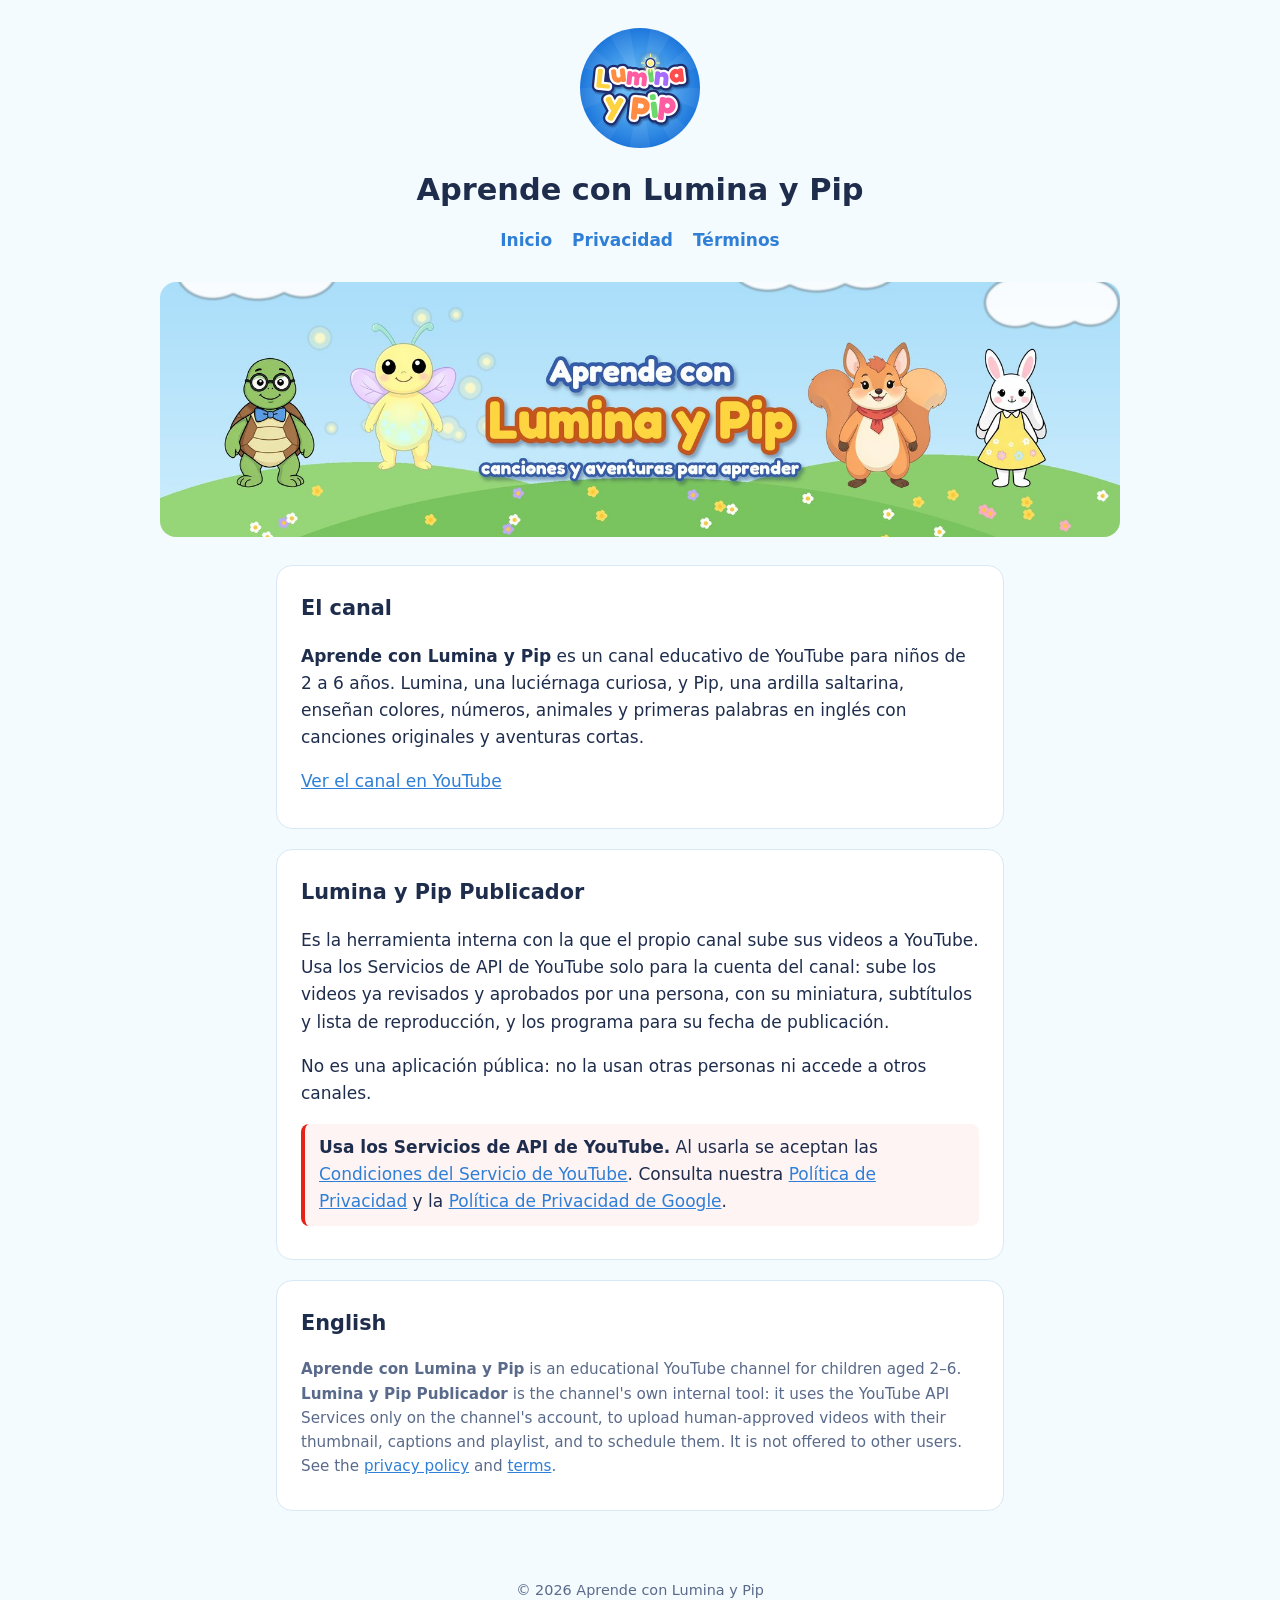
<file: index.html>
<!doctype html>
<html lang="es">
<head>
<meta charset="utf-8">
<meta name="viewport" content="width=device-width, initial-scale=1">
<title>Aprende con Lumina y Pip</title>
<meta name="description" content="Canal infantil educativo de YouTube con canciones originales para niños de 2 a 6 años.">
<link rel="icon" href="logo.png">
<link rel="stylesheet" href="estilo.css">
</head>
<body>
<header>
  <img class="logo" src="logo.png" alt="Logo de Lumina y Pip">
  <h1>Aprende con Lumina y Pip</h1>
  <nav><a href="index.html">Inicio</a><a href="privacidad.html">Privacidad</a><a href="terminos.html">Términos</a></nav>
</header>
<img class="banner" src="banner.jpg" alt="Lumina, Pip, Don Tomás y Lila en un prado">
<main>
  <section>
    <h2>El canal</h2>
    <p><strong>Aprende con Lumina y Pip</strong> es un canal educativo de YouTube para niños de 2 a 6 años.
      Lumina, una luciérnaga curiosa, y Pip, una ardilla saltarina, enseñan colores, números, animales y
      primeras palabras en inglés con canciones originales y aventuras cortas.</p>
    <p><a href="https://www.youtube.com/channel/UCQlJLO9qxWHxCkMAF_NwmAQ">Ver el canal en YouTube</a></p>
  </section>
  <section>
    <h2>Lumina y Pip Publicador</h2>
    <p>Es la herramienta interna con la que el propio canal sube sus videos a YouTube. Usa los Servicios de
      API de YouTube solo para la cuenta del canal: sube los videos ya revisados y aprobados por una persona,
      con su miniatura, subtítulos y lista de reproducción, y los programa para su fecha de publicación.</p>
    <p>No es una aplicación pública: no la usan otras personas ni accede a otros canales.</p>
    <p class="aviso-yt"><strong>Usa los Servicios de API de YouTube.</strong> Al usarla se aceptan las
      <a href="https://www.youtube.com/t/terms">Condiciones del Servicio de YouTube</a>. Consulta nuestra
      <a href="privacidad.html">Política de Privacidad</a> y la
      <a href="https://policies.google.com/privacy">Política de Privacidad de Google</a>.</p>
  </section>
  <section lang="en">
    <h2>English</h2>
    <p class="idioma"><strong>Aprende con Lumina y Pip</strong> is an educational YouTube channel for children
      aged 2–6. <strong>Lumina y Pip Publicador</strong> is the channel's own internal tool: it uses the YouTube
      API Services only on the channel's account, to upload human‑approved videos with their thumbnail, captions
      and playlist, and to schedule them. It is not offered to other users. See the
      <a href="privacidad.html#english">privacy policy</a> and <a href="terminos.html#english">terms</a>.</p>
  </section>
</main>
<footer>© 2026 Aprende con Lumina y Pip</footer>
</body>
</html>
</file>
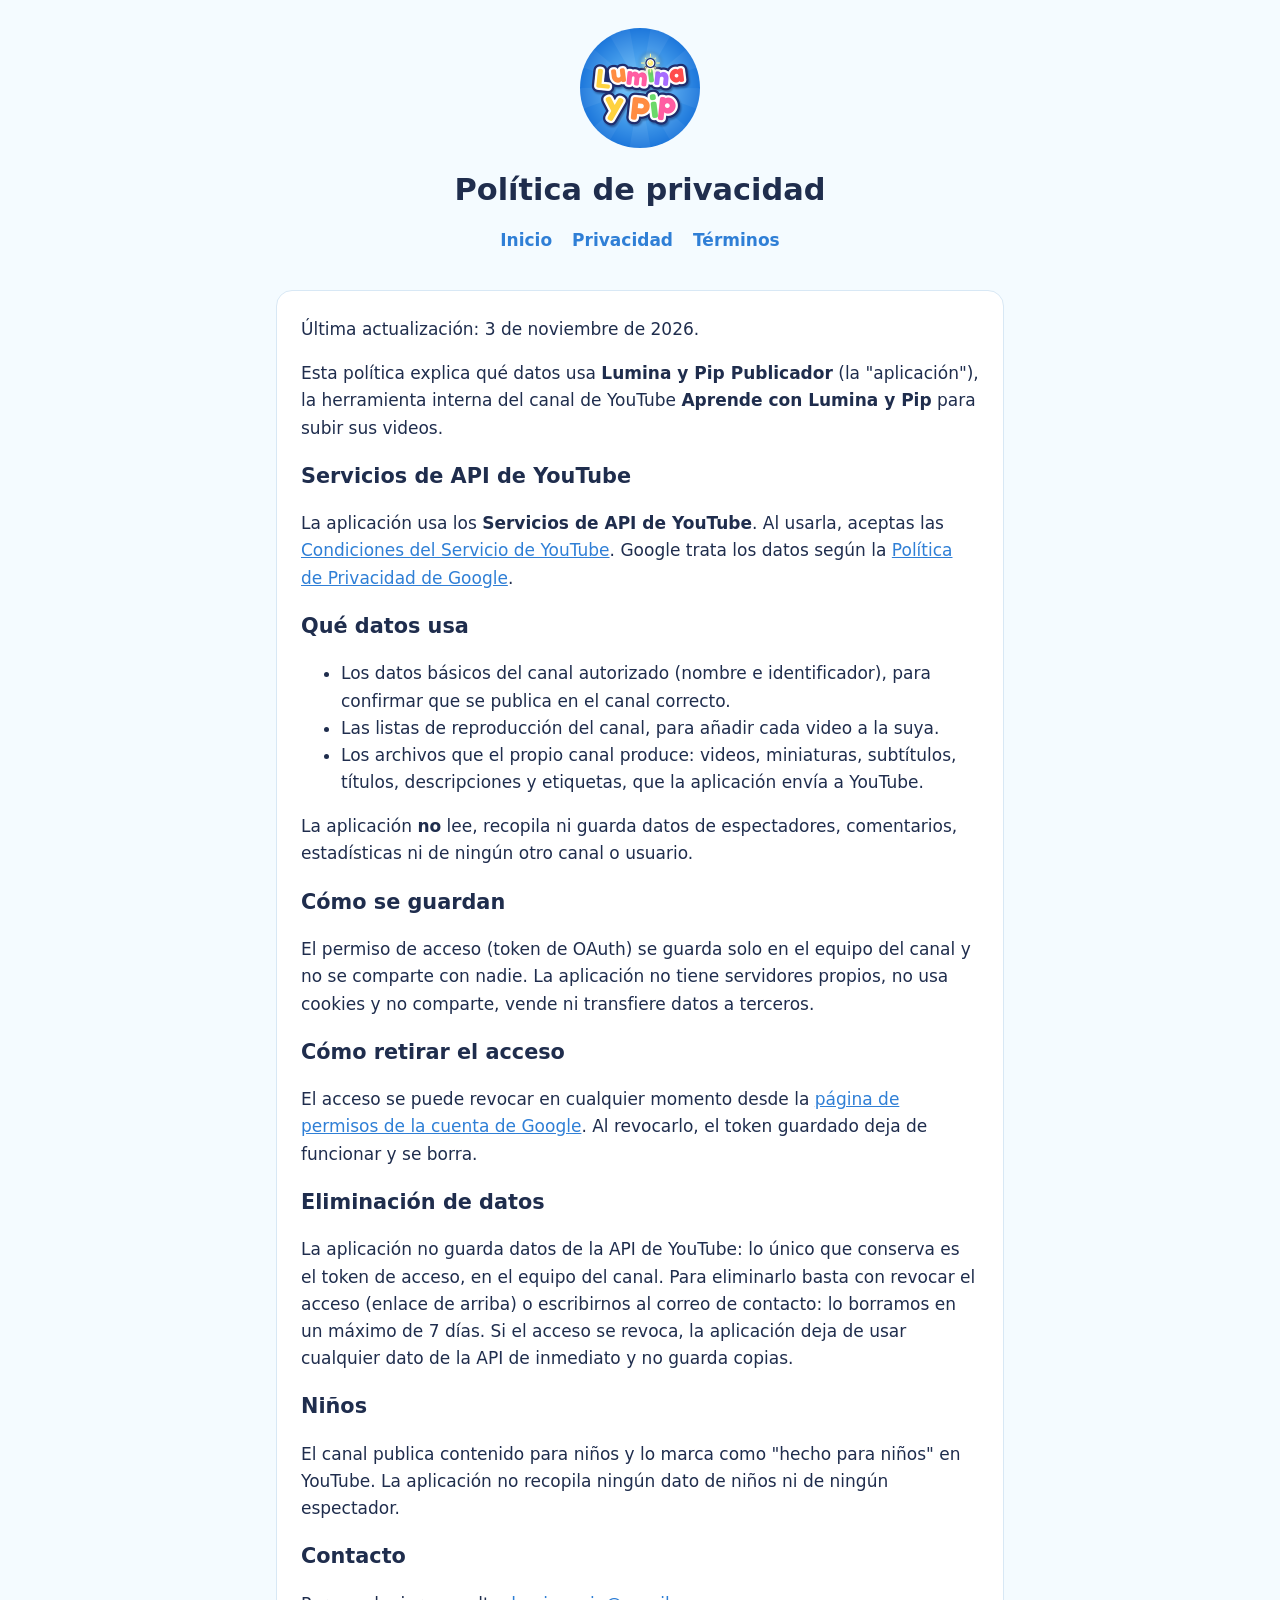
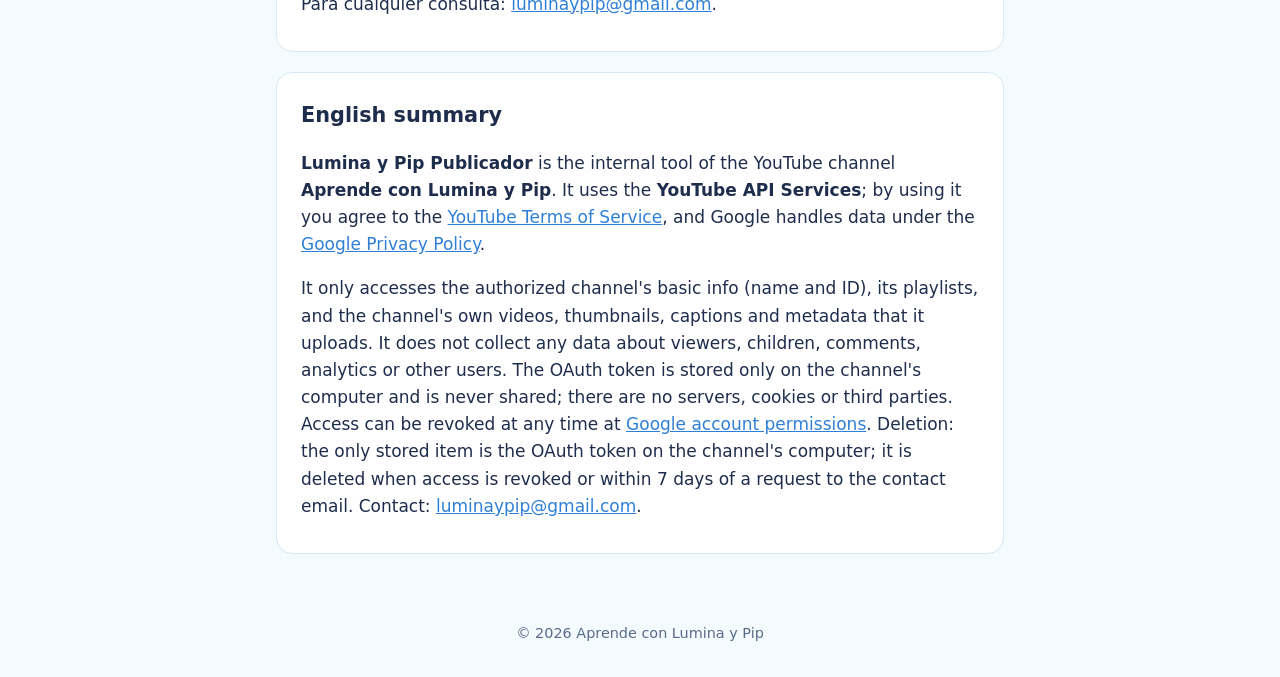
<file: privacidad.html>
<!doctype html>
<html lang="es">
<head>
<meta charset="utf-8">
<meta name="viewport" content="width=device-width, initial-scale=1">
<title>Política de privacidad</title>
<link rel="icon" href="logo.png">
<link rel="stylesheet" href="estilo.css">
</head>
<body>
<header>
  <img class="logo" src="logo.png" alt="Logo de Lumina y Pip">
  <h1>Política de privacidad</h1>
  <nav><a href="index.html">Inicio</a><a href="privacidad.html">Privacidad</a><a href="terminos.html">Términos</a></nav>
</header>
<main>
  <section>
    <p>Última actualización: 3 de noviembre de 2026.</p>
    <p>Esta política explica qué datos usa <strong>Lumina y Pip Publicador</strong> (la "aplicación"), la
      herramienta interna del canal de YouTube <strong>Aprende con Lumina y Pip</strong> para subir sus videos.</p>

    <h2>Servicios de API de YouTube</h2>
    <p>La aplicación usa los <strong>Servicios de API de YouTube</strong>. Al usarla, aceptas las
      <a href="https://www.youtube.com/t/terms">Condiciones del Servicio de YouTube</a>. Google trata los datos
      según la <a href="https://policies.google.com/privacy">Política de Privacidad de Google</a>.</p>

    <h2>Qué datos usa</h2>
    <ul>
      <li>Los datos básicos del canal autorizado (nombre e identificador), para confirmar que se publica en el
        canal correcto.</li>
      <li>Las listas de reproducción del canal, para añadir cada video a la suya.</li>
      <li>Los archivos que el propio canal produce: videos, miniaturas, subtítulos, títulos, descripciones y
        etiquetas, que la aplicación envía a YouTube.</li>
    </ul>
    <p>La aplicación <strong>no</strong> lee, recopila ni guarda datos de espectadores, comentarios,
      estadísticas ni de ningún otro canal o usuario.</p>

    <h2>Cómo se guardan</h2>
    <p>El permiso de acceso (token de OAuth) se guarda solo en el equipo del canal y no se comparte con nadie.
      La aplicación no tiene servidores propios, no usa cookies y no comparte, vende ni transfiere datos a
      terceros.</p>

    <h2>Cómo retirar el acceso</h2>
    <p>El acceso se puede revocar en cualquier momento desde la
      <a href="https://security.google.com/settings/security/permissions">página de permisos de la cuenta de
      Google</a>. Al revocarlo, el token guardado deja de funcionar y se borra.</p>

    <h2>Eliminación de datos</h2>
    <p>La aplicación no guarda datos de la API de YouTube: lo único que conserva es el token de acceso, en el
      equipo del canal. Para eliminarlo basta con revocar el acceso (enlace de arriba) o escribirnos al correo de
      contacto: lo borramos en un máximo de 7 días. Si el acceso se revoca, la aplicación deja de usar cualquier
      dato de la API de inmediato y no guarda copias.</p>

    <h2>Niños</h2>
    <p>El canal publica contenido para niños y lo marca como "hecho para niños" en YouTube. La aplicación no
      recopila ningún dato de niños ni de ningún espectador.</p>

    <h2>Contacto</h2>
    <p>Para cualquier consulta: <a href="mailto:luminaypip@gmail.com">luminaypip@gmail.com</a>.</p>
  </section>

  <section id="english" lang="en">
    <h2>English summary</h2>
    <p><strong>Lumina y Pip Publicador</strong> is the internal tool of the YouTube channel
      <strong>Aprende con Lumina y Pip</strong>. It uses the <strong>YouTube API Services</strong>; by using it
      you agree to the <a href="https://www.youtube.com/t/terms">YouTube Terms of Service</a>, and Google handles
      data under the <a href="https://policies.google.com/privacy">Google Privacy Policy</a>.</p>
    <p>It only accesses the authorized channel's basic info (name and ID), its playlists, and the channel's own
      videos, thumbnails, captions and metadata that it uploads. It does not collect any data about viewers,
      children, comments, analytics or other users. The OAuth token is stored only on the channel's computer and
      is never shared; there are no servers, cookies or third parties. Access can be revoked at any time at
      <a href="https://security.google.com/settings/security/permissions">Google account permissions</a>.
      Deletion: the only stored item is the OAuth token on the channel's computer; it is deleted when access is
      revoked or within 7 days of a request to the contact email.
      Contact: <a href="mailto:luminaypip@gmail.com">luminaypip@gmail.com</a>.</p>
  </section>
</main>
<footer>© 2026 Aprende con Lumina y Pip</footer>
</body>
</html>
</file>
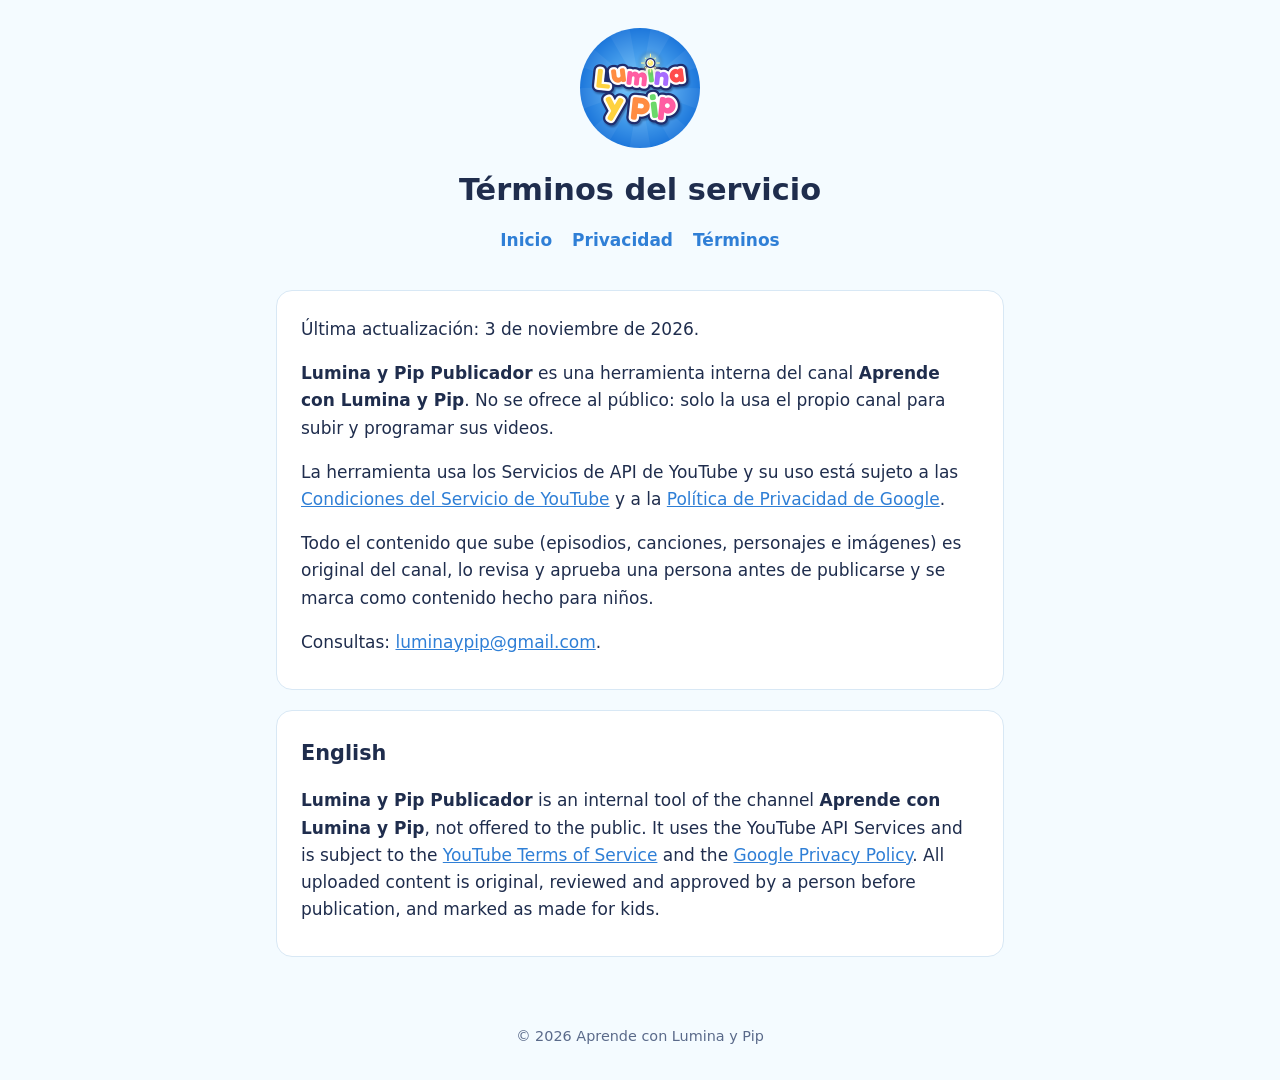
<file: terminos.html>
<!doctype html>
<html lang="es">
<head>
<meta charset="utf-8">
<meta name="viewport" content="width=device-width, initial-scale=1">
<title>Términos del servicio</title>
<link rel="icon" href="logo.png">
<link rel="stylesheet" href="estilo.css">
</head>
<body>
<header>
  <img class="logo" src="logo.png" alt="Logo de Lumina y Pip">
  <h1>Términos del servicio</h1>
  <nav><a href="index.html">Inicio</a><a href="privacidad.html">Privacidad</a><a href="terminos.html">Términos</a></nav>
</header>
<main>
  <section>
    <p>Última actualización: 3 de noviembre de 2026.</p>
    <p><strong>Lumina y Pip Publicador</strong> es una herramienta interna del canal <strong>Aprende con Lumina
      y Pip</strong>. No se ofrece al público: solo la usa el propio canal para subir y programar sus videos.</p>
    <p>La herramienta usa los Servicios de API de YouTube y su uso está sujeto a las
      <a href="https://www.youtube.com/t/terms">Condiciones del Servicio de YouTube</a> y a la
      <a href="https://policies.google.com/privacy">Política de Privacidad de Google</a>.</p>
    <p>Todo el contenido que sube (episodios, canciones, personajes e imágenes) es original del canal, lo revisa
      y aprueba una persona antes de publicarse y se marca como contenido hecho para niños.</p>
    <p>Consultas: <a href="mailto:luminaypip@gmail.com">luminaypip@gmail.com</a>.</p>
  </section>
  <section id="english" lang="en">
    <h2>English</h2>
    <p><strong>Lumina y Pip Publicador</strong> is an internal tool of the channel <strong>Aprende con Lumina y
      Pip</strong>, not offered to the public. It uses the YouTube API Services and is subject to the
      <a href="https://www.youtube.com/t/terms">YouTube Terms of Service</a> and the
      <a href="https://policies.google.com/privacy">Google Privacy Policy</a>. All uploaded content is original,
      reviewed and approved by a person before publication, and marked as made for kids.</p>
  </section>
</main>
<footer>© 2026 Aprende con Lumina y Pip</footer>
</body>
</html>
</file>
<file: estilo.css>
:root {
  --fondo: #f4fbff;
  --texto: #1f2d4d;
  --suave: #5a6a8a;
  --azul: #2f7fd6;
  --amarillo: #ffd640;
  --tarjeta: #ffffff;
  --borde: #d8e8f5;
}
* { box-sizing: border-box; }
body {
  margin: 0;
  background: var(--fondo);
  color: var(--texto);
  font: 17px/1.6 "Segoe UI", system-ui, -apple-system, sans-serif;
}
header { text-align: center; padding: 28px 16px 8px; }
header img.logo { width: 120px; height: 120px; border-radius: 50%; }
header h1 { margin: 10px 0 0; font-size: 1.9rem; }
nav { margin: 12px 0 0; }
nav a { color: var(--azul); margin: 0 10px; font-weight: 600; text-decoration: none; }
nav a:hover { text-decoration: underline; }
.banner { display: block; width: 100%; max-width: 960px; margin: 20px auto 0; border-radius: 16px; }
main { max-width: 760px; margin: 0 auto; padding: 8px 16px 48px; }
section {
  background: var(--tarjeta);
  border: 1px solid var(--borde);
  border-radius: 16px;
  padding: 8px 24px 16px;
  margin: 20px 0;
}
h2 { font-size: 1.3rem; margin-top: 18px; }
a { color: var(--azul); }
.idioma { color: var(--suave); font-size: 0.95rem; }
footer { text-align: center; color: var(--suave); font-size: 0.9rem; padding: 0 16px 32px; }
.aviso-yt { background: #fff4f4; border-left: 4px solid #e62117; padding: 10px 14px; border-radius: 8px; }
</file>
